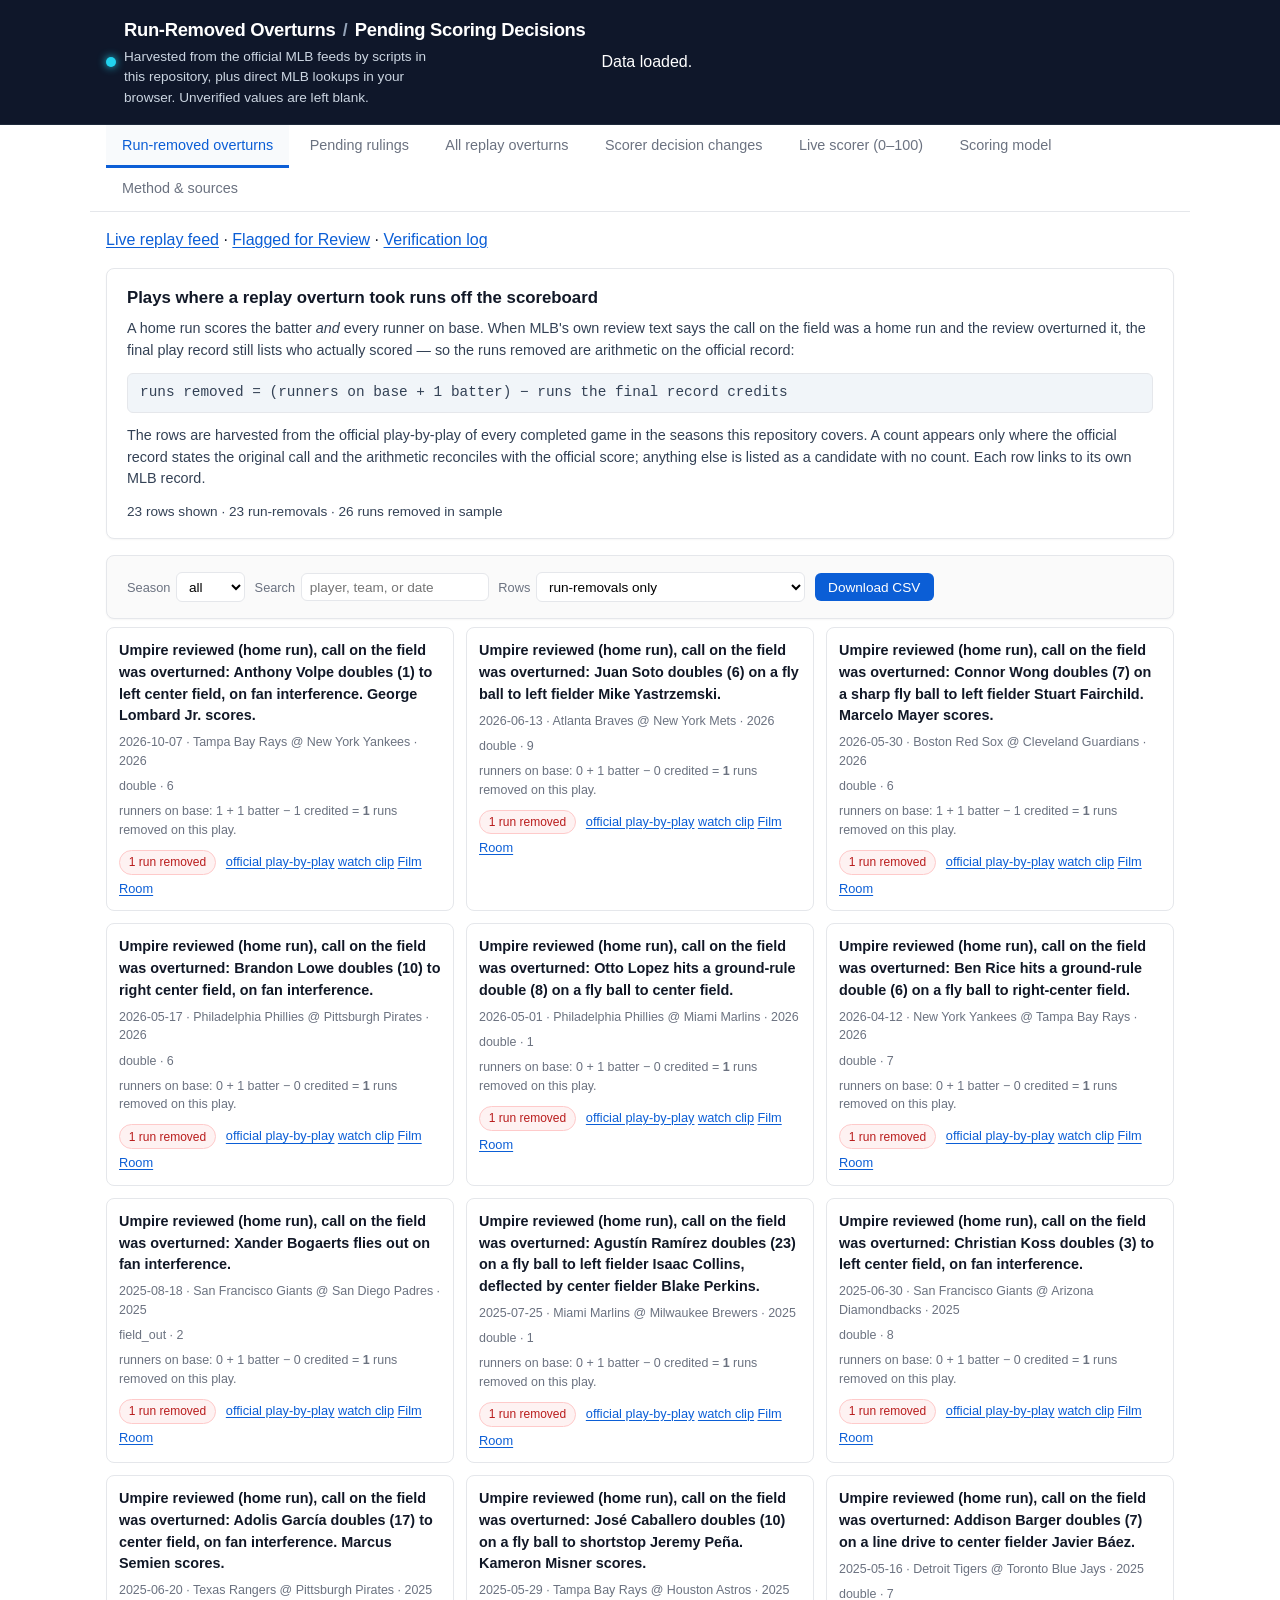
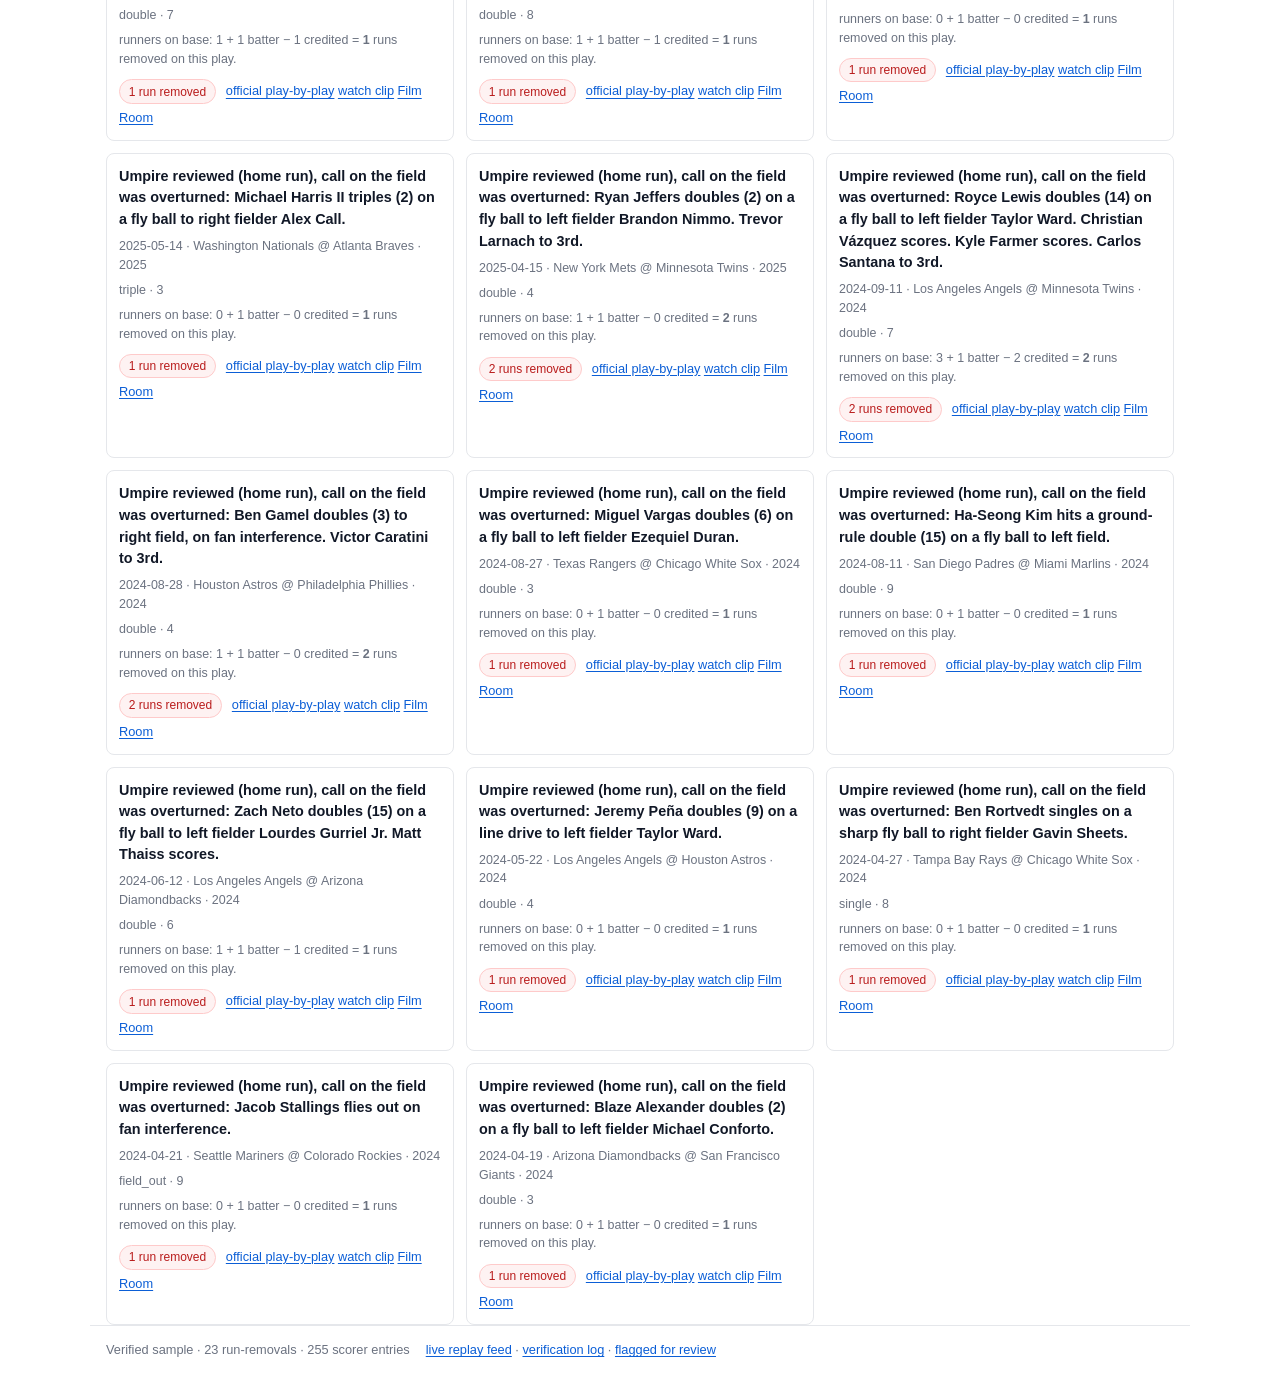
<file: index.html>
<!DOCTYPE html>
<html lang="en">
<head>
<meta charset="utf-8" />
<meta name="viewport" content="width=device-width, initial-scale=1" />
<title>MLB Run-Removed Overturns &amp; Pending Scoring Decisions — verified from official feeds</title>
<meta name="description" content="Replay overturns and live pending official-scorer rulings, with links to MLB records." />
<link rel="preconnect" href="https://statsapi.mlb.com" crossorigin />
<link rel="stylesheet" href="assets/css/style.css" />
</head>
<body>
<a class="skip" href="#main">Skip to content</a>

<header class="top">
  <div class="wrap top-inner">
    <div class="brand">
      <span class="dot" aria-hidden="true"></span>
      <div>
        <h1>Run-Removed Overturns <span class="slash">/</span> Pending Scoring Decisions</h1>
        <p class="tag">Harvested from the official MLB feeds by scripts in this repository, plus direct MLB lookups in your browser. Unverified values are left blank.</p>
      </div>
    </div>
    <div class="status" id="status" role="status" aria-live="polite">loading data…</div>
  </div>
</header>

<nav class="tabs wrap" role="tablist" aria-label="Sections">
  <button class="tab is-active" id="run-removed-tab" data-view="run-removed" role="tab" aria-controls="view-run-removed" aria-selected="true">Run-removed overturns</button>
  <button class="tab" id="pending-tab" data-view="pending" role="tab" aria-controls="view-pending" aria-selected="false" tabindex="-1">Pending rulings</button>
  <button class="tab" id="reviews-tab" data-view="reviews" role="tab" aria-controls="view-reviews" aria-selected="false" tabindex="-1">All replay overturns</button>
  <button class="tab" id="decisions-tab" data-view="decisions" role="tab" aria-controls="view-decisions" aria-selected="false" tabindex="-1">Scorer decision changes</button>
  <button class="tab" id="scorer-tab" data-view="scorer" role="tab" aria-controls="view-scorer" aria-selected="false" tabindex="-1">Live scorer (0–100)</button>
  <button class="tab" id="model-tab" data-view="model" role="tab" aria-controls="view-model" aria-selected="false" tabindex="-1">Scoring model</button>
  <button class="tab" id="method-tab" data-view="method" role="tab" aria-controls="view-method" aria-selected="false" tabindex="-1">Method &amp; sources</button>
</nav>

<main id="main" class="wrap">
  <p class="quicklinks">
    <a href="reviews.html">Live replay feed</a> ·
    <a href="flagged-for-review.html">Flagged for Review</a> ·
    <a href="https://github.com/snapquast73-boop/LIVESCERRPEND/blob/main/docs/VERIFICATION.md">Verification log</a>
  </p>
  <noscript>Filtering and live lookups require JavaScript.</noscript>

  <!-- ============================ RUN-REMOVED ============================ -->
  <section id="view-run-removed" class="view is-active" role="tabpanel" aria-labelledby="run-removed-tab">
    <div class="card intro">
      <h2>Plays where a replay overturn took runs off the scoreboard</h2>
      <p>
        A home run scores the batter <em>and</em> every runner on base. When MLB's own review
        text says the call on the field was a home run and the review overturned it, the final
        play record still lists who actually scored — so the runs removed are arithmetic on the
        official record:
      </p>
      <p class="formula">runs removed = (runners on base + 1 batter) − runs the final record credits</p>
      <p class="muted">
        The rows are harvested from the official play-by-play of every completed game in the
        seasons this repository covers. A count appears only where the official record states the
        original call and the arithmetic reconciles with the official score; anything else is listed
        as a candidate with no count. Each row links to its own MLB record.
      </p>
      <div class="summary" id="rr-summary"></div>
    </div>

    <div class="controls card">
      <label>Season
        <select id="rr-season"><option value="">all</option></select>
      </label>
      <label>Search
        <input type="search" id="rr-search" placeholder="player, team, or date" />
      </label>
      <label>Rows
        <select id="rr-rows">
          <option value="run_removals">run-removals only</option>
          <option value="all">run-removals + additions + candidates</option>
        </select>
      </label>
      <button class="btn" id="rr-csv">Download CSV</button>
      <span class="notice" id="rr-notice"></span>
    </div>

    <div id="rr-list" class="cards"></div>
  </section>

  <!-- ============================ PENDING ============================ -->
  <section id="view-pending" class="view" role="tabpanel" aria-labelledby="pending-tab">
    <div class="card intro">
      <h2>Pending official-scorer rulings</h2>
      <p>
        When the official scorer cannot decide at once whether a ball in play is a hit, an error
        or a fielder's choice, the feed carries the event code
        <code>os_ruling_pending_primary</code> (or <code>os_ruling_pending_prior</code> for a prior
        base-running event of the same play) with the registered description
        <em>“Official Scorer Ruling Pending.”</em> Detection below uses those exact registry values.
      </p>
      <p class="muted">
        The live panel checks MLB’s current Eastern Time schedule in your browser and reports
        unavailable feeds separately. It refreshes while this tab is visible. The archive underneath
        can only show a pending marker that MLB’s archive still carries, because the marker is
        replaced by the corrected call once the scorer rules — which is why the live view and the
        capture workflow exist.
      </p>
      <div class="controls">
        <button class="btn primary" id="pend-refresh">Refresh live</button>
        <span class="notice" id="pend-notice"></span>
      </div>
      <div id="pend-live" class="cards"></div>
    </div>

    <div class="card">
      <h2>What pending rulings actually resolved to</h2>
      <p class="muted" id="pend-model-summary">Loading the harvested history…</p>
      <div id="pend-dist" class="dist"></div>
      <p class="foot" id="pend-model-foot"></p>
    </div>

    <div class="card">
      <h2>Pending cases on file</h2>
      <p class="muted">
        Cases recorded by the harvest and by the live-capture workflow. A case captured while the
        ruling was still pending keeps when it was first and last seen.
      </p>
      <div class="controls">
        <label>Season <select id="pend-season"><option value="">all</option></select></label>
        <label>Search <input type="search" id="pend-search" placeholder="player, team, or date" /></label>
        <span class="notice" id="pend-list-notice"></span>
      </div>
      <div id="pend-list" class="cards"></div>
    </div>
  </section>

  <!-- ============================ REVIEWS ============================ -->
  <section id="view-reviews" class="view" role="tabpanel" aria-labelledby="reviews-tab">
    <div class="card intro">
      <h2>Every overturned replay review found in the scanned games</h2>
      <p class="muted">
        Read from <code>reviewDetails</code> on the official play-by-play
        (<code>isOverturned: true</code>, <code>inProgress: false</code>). Reviews are stored at two
        levels in that feed — on the play and on the individual pitch/play event — and both are
        collected here. Opening this tab scans today automatically and the date picker below
        inspects any other schedule; the harvested archive loads by season. Each row links to
        official play-by-play and to the official clip search for its play id.
      </p>
      <form class="controls" id="rv-scan">
        <label>MLB schedule date <input id="rv-date" type="date" required></label>
        <button class="btn" type="submit">Scan this date</button>
        <span id="rv-scan-status" class="notice" role="status"></span>
      </form>
      <div class="controls">
        <label>Season <select id="rv-season"><option value="">all</option></select></label>
        <label>Type
          <select id="rv-type">
            <option value="">all</option>
          </select>
        </label>
        <label>Search <input type="search" id="rv-search" placeholder="player, team, or date" /></label>
        <span class="notice" id="rv-notice"></span>
      </div>
      <div class="summary" id="rv-summary"></div>
    </div>
    <div id="rv-list" class="cards"></div>
  </section>

  <!-- ============================ DECISION CHANGES ============================ -->
  <section id="view-decisions" class="view" role="tabpanel" aria-labelledby="decisions-tab">
    <div class="card intro">
      <h2>When the Official Scorer changed a call — error to hit, hit to fielder's choice</h2>
      <p class="muted">
        Replay reviews are decided on the field in seconds and say nothing about the scorer's own
        statistical call. This is the slower, separate record: MLB's official post-game
        <a href="https://www.mlb.com/official-information/scoring-changes" target="_blank" rel="noopener">scoring-change bulletin</a>,
        which states in words that a batter scored on an error was re-scored on a hit or a
        fielder's choice — and whether the batter's RBI moved with it.
      </p>
      <p class="muted">
        Every entry on MLB’s published bulletin is listed with the official sentence. A before/after
        ruling is filled in only when that sentence names both sides of the change; otherwise the row
        is counted as unclassified and left blank. These are tallies of published entries — not a base
        rate and not a probability.
      </p>
      <div class="controls">
        <label>Change
          <select id="dc-transition">
            <option value="">every classified reversal</option>
            <option value="error-&gt;hit">error → hit</option>
            <option value="error-&gt;fielders_choice">error → fielder's choice</option>
            <option value="hit-&gt;error">hit → error</option>
            <option value="hit-&gt;fielders_choice">hit → fielder's choice</option>
            <option value="fielders_choice-&gt;hit">fielder's choice → hit</option>
          </select>
        </label>
        <label>Search <input type="search" id="dc-search" placeholder="player, date, or text"></label>
        <label>Rows
          <select id="dc-rows">
            <option value="classified">classified reversals only</option>
            <option value="all">every bulletin entry</option>
          </select>
        </label>
        <label><input type="checkbox" id="dc-rbi" /> only entries where the RBI changed</label>
        <span class="notice" id="dc-notice"></span>
      </div>
      <div class="summary" id="dc-summary"></div>
    </div>
    <div id="dc-list" class="cards"></div>
  </section>

  <!-- ============================ LIVE SCORER ============================ -->
  <section id="view-scorer" class="view" role="tabpanel" aria-labelledby="scorer-tab">    <div class="card intro">
      <h2>How a batted ball is scored — the 0–100 view</h2>
      <p>
        Completed balls in play from MLB’s schedule appear here with the official ruling and RBI;
        today’s results refresh while this tab is open. The original 0–100 model, its training
        corpus and its snapshot were not part of the upload, so no probability, SCI or
        hypothetical RBI is published — the <a href="reviews.html">live replay feed</a> shows what
        the official record does say about a play under review.
      </p>
      <p class="foot" id="sc-caveat"></p>
      <div class="summary" id="sc-summary"></div>
    </div>

    <div class="controls card">
      <form class="controls" id="sc-scan">
        <label>MLB schedule date <input id="sc-date" type="date" required></label>
        <button class="btn" type="submit">Scan this date</button>
        <span id="sc-scan-status" role="status"></span>
      </form>
      <label>Ruling <select id="sc-state"><option value="">all official rulings</option></select></label>
      <label>Search <input type="search" id="sc-search" placeholder="batter, pitcher, team, or date" /></label>
      <button class="btn" id="sc-csv">Download CSV</button>
      <span class="notice" id="sc-notice"></span>
    </div>

    <div id="sc-list" class="cards"></div>
  </section>

  <!-- ============================ MODEL ============================ -->
  <section id="view-model" class="view" role="tabpanel" aria-labelledby="model-tab">
    <div class="card">
      <h2>What the numbers can and cannot say</h2>
      <table class="kv" id="model-card"></table>
      <p class="foot">
        The model card below records what this repository can state about the model and about the
        rule it would have to satisfy — nothing more.
      </p>
    </div>
    <div class="card">
      <h2>Correlation study</h2>
      <p class="muted">
        No correlation results are available in this checkout.
      </p>
      <div id="corr-table"></div>
    </div>
    <div class="card">
      <h2>Rule 9.04 RBI consequences</h2>
      <p class="muted">
        See <a href="https://www.mlb.com/glossary/standard-stats/runs-batted-in">MLB’s RBI glossary</a> and the official rules. No rule engine is included in this checkout.
      </p>
      <div id="rbi-note"></div>
    </div>
  </section>

  <!-- ============================ METHOD ============================ -->
  <section id="view-method" class="view" role="tabpanel" aria-labelledby="method-tab">
    <div class="card">
      <h2>How every number on this site is produced</h2>
      <ol class="method">
        <li><b>Harvest.</b> <code>scripts/harvest.py</code> reads the official schedule and every completed game’s play-by-play from <code>statsapi.mlb.com</code>; <code>scripts/harvest_scoring_changes.py</code> reads MLB’s scoring-change bulletin. GitHub Actions runs both and commits the JSON — no human edits the data.</li>
        <li><b>Detect.</b> A review counts only when the feed marks it <code>isOverturned: true</code> and <code>inProgress: false</code>. A pending ruling counts only on the two registered event codes. Review codes are decoded against MLB’s own review-reason registry.</li>
        <li><b>Compute.</b> Runs removed = (runners on base + 1 batter) − runs the corrected record credits, and only for a completed review whose own text says the on-field call was a home run. Base occupancy is tracked from the official runner movements and cross-checked against the score printed on every play and the official final score; a game that does not reconcile publishes no count.</li>
        <li><b>Classify.</b> A bulletin row gets a before/after call only when the official sentence names both sides; the sentence is quoted on the row.</li>
        <li><b>Verify.</b> Three games with published run-removal values are re-derived on every run and shown in the table below with their official play-by-play links.</li>
      </ol>
    </div>
    <div class="card">
      <h2>Verification anchors</h2>
      <div id="anchor-table" class="muted">Loading…</div>
    </div>
    <div class="card">
      <h2>Coverage, freshness and irregularities</h2>
      <div id="meta-table" class="muted">Loading…</div>
    </div>
    <div class="card">
      <h2>Sources</h2>
      <ul class="sources">
        <li><a href="https://statsapi.mlb.com/api/v1/schedule?sportId=1">MLB Stats API — schedule</a> (official game list)</li>
        <li><a href="https://statsapi.mlb.com/api/v1/game/778307/playByPlay">MLB Stats API — play-by-play</a> (example game record)</li>
        <li><a href="https://statsapi.mlb.com/api/v1/eventTypes">MLB Stats API — event types</a> (the pending-ruling codes)</li>
        <li><a href="https://statsapi.mlb.com/api/v1/reviewReasons">MLB Stats API — review reasons</a> (review code → description)</li>
        <li><a href="https://baseballsavant.mlb.com/sporty-videos?playId=4ff0b9e8-374a-34e0-9adc-f5c198e858b3">Baseball Savant — clip for a playId</a> (example clip)</li>
        <li><a href="https://www.mlb.com/official-information/scoring-changes">MLB — official scoring changes</a> (statistical revisions, a different mechanism from replay)</li>
        <li><a href="https://mktg.mlbstatic.com/mlb/official-information/2026-official-baseball-rules.pdf">Official Baseball Rules — Rule 9, the Official Scorer</a> (Rule 9.01(a), 9.04)</li>
        <li><a href="https://github.com/snapquast73-boop/LIVESCERRPEND">This repository</a> — scripts/harvest.py, README, docs/VERIFICATION.md, docs/FLAGGED.md</li>
      </ul>
      <p class="foot">
        Data © MLB Advanced Media, L.P. This project is not affiliated with or endorsed by MLB.
        Clip links point to MLB's own public pages; nothing is re-hosted here.
      </p>
    </div>
  </section>
</main>

<footer class="wrap foot-bar">
  <span id="footer-meta">—</span>
  <span><a href="reviews.html">live replay feed</a> · <a href="https://github.com/snapquast73-boop/LIVESCERRPEND/blob/main/docs/VERIFICATION.md">verification log</a> · <a href="flagged-for-review.html">flagged for review</a></span>
</footer>

<script src="assets/js/api.js"></script>
<script src="assets/js/render.js"></script>
<script src="assets/js/run-removed.js"></script>
<script src="assets/js/pending.js"></script>
<script src="assets/js/date-panel.js"></script>
<script src="assets/js/reviews.js"></script>
<script src="assets/js/decision-changes.js"></script>
<script src="assets/js/scorer.js"></script>
<script src="assets/js/model.js"></script>
<script src="assets/js/app.js"></script>
</body>
</html>
</file>
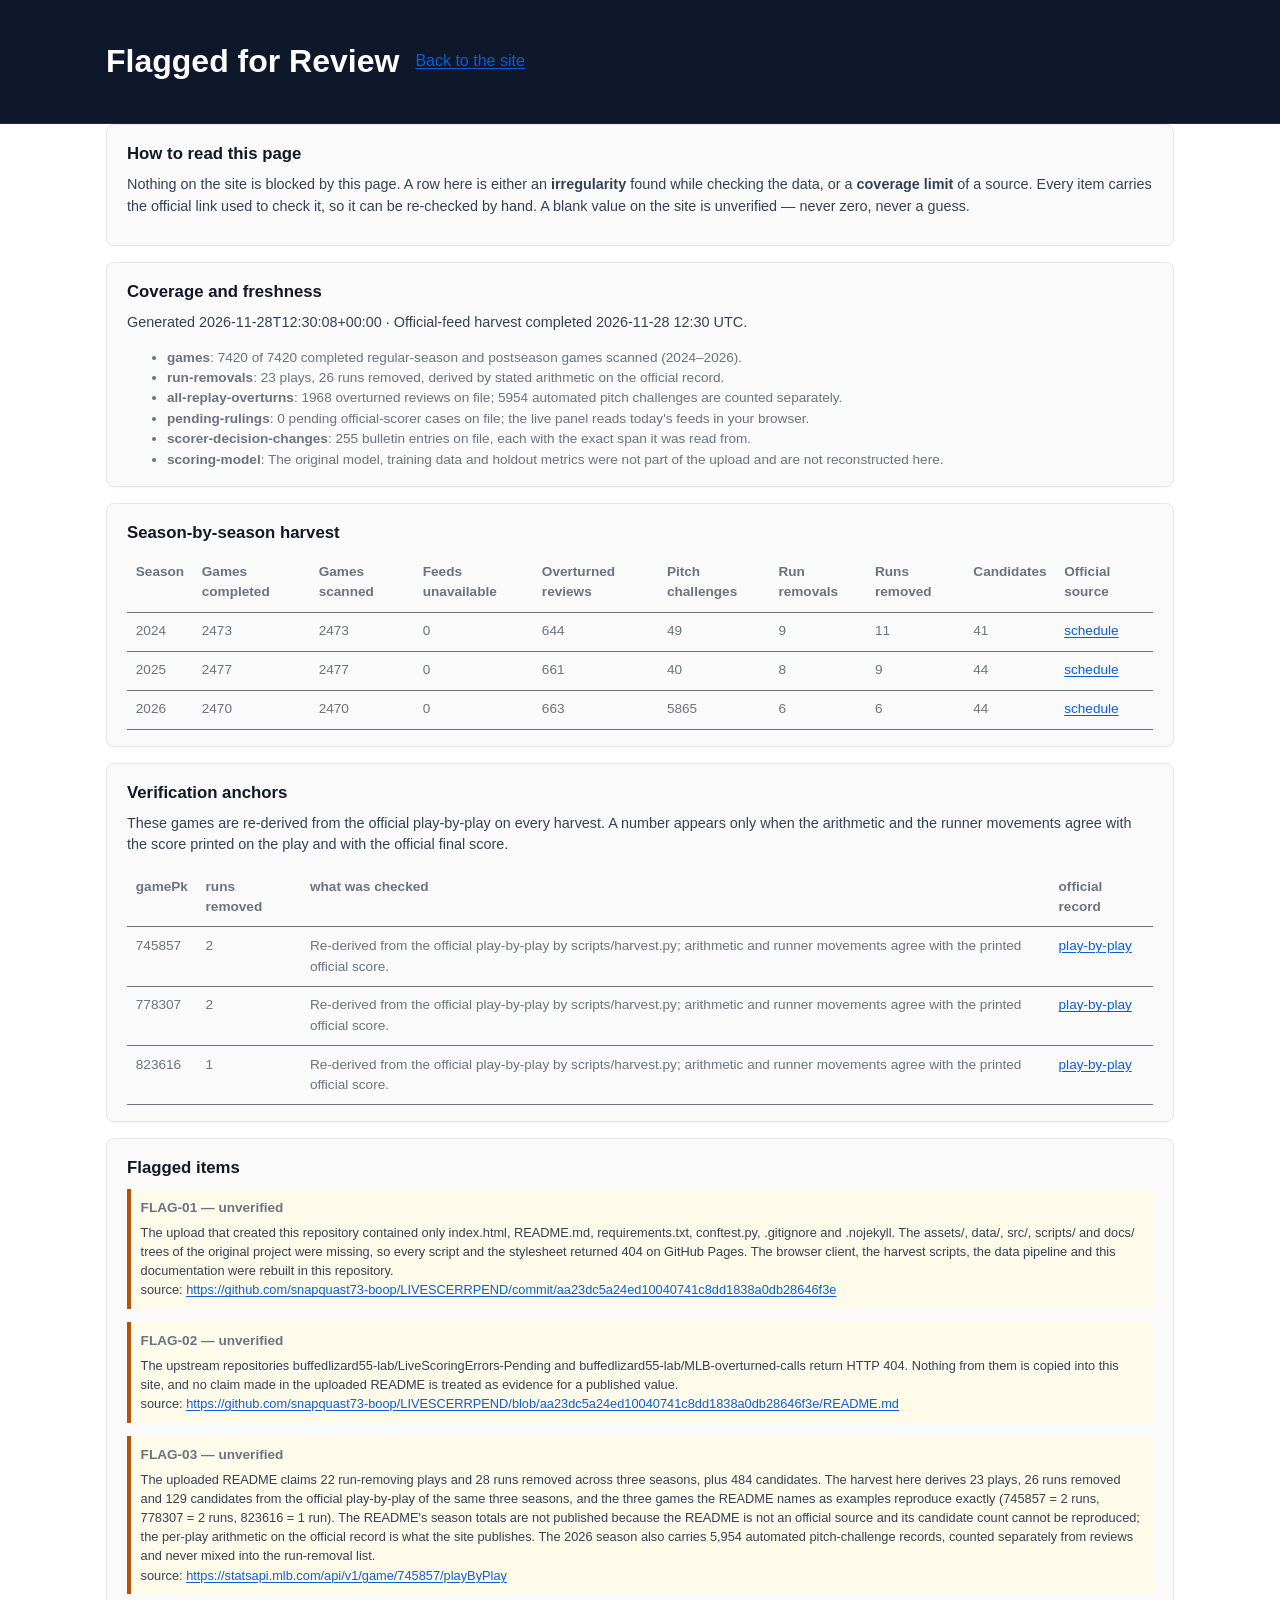
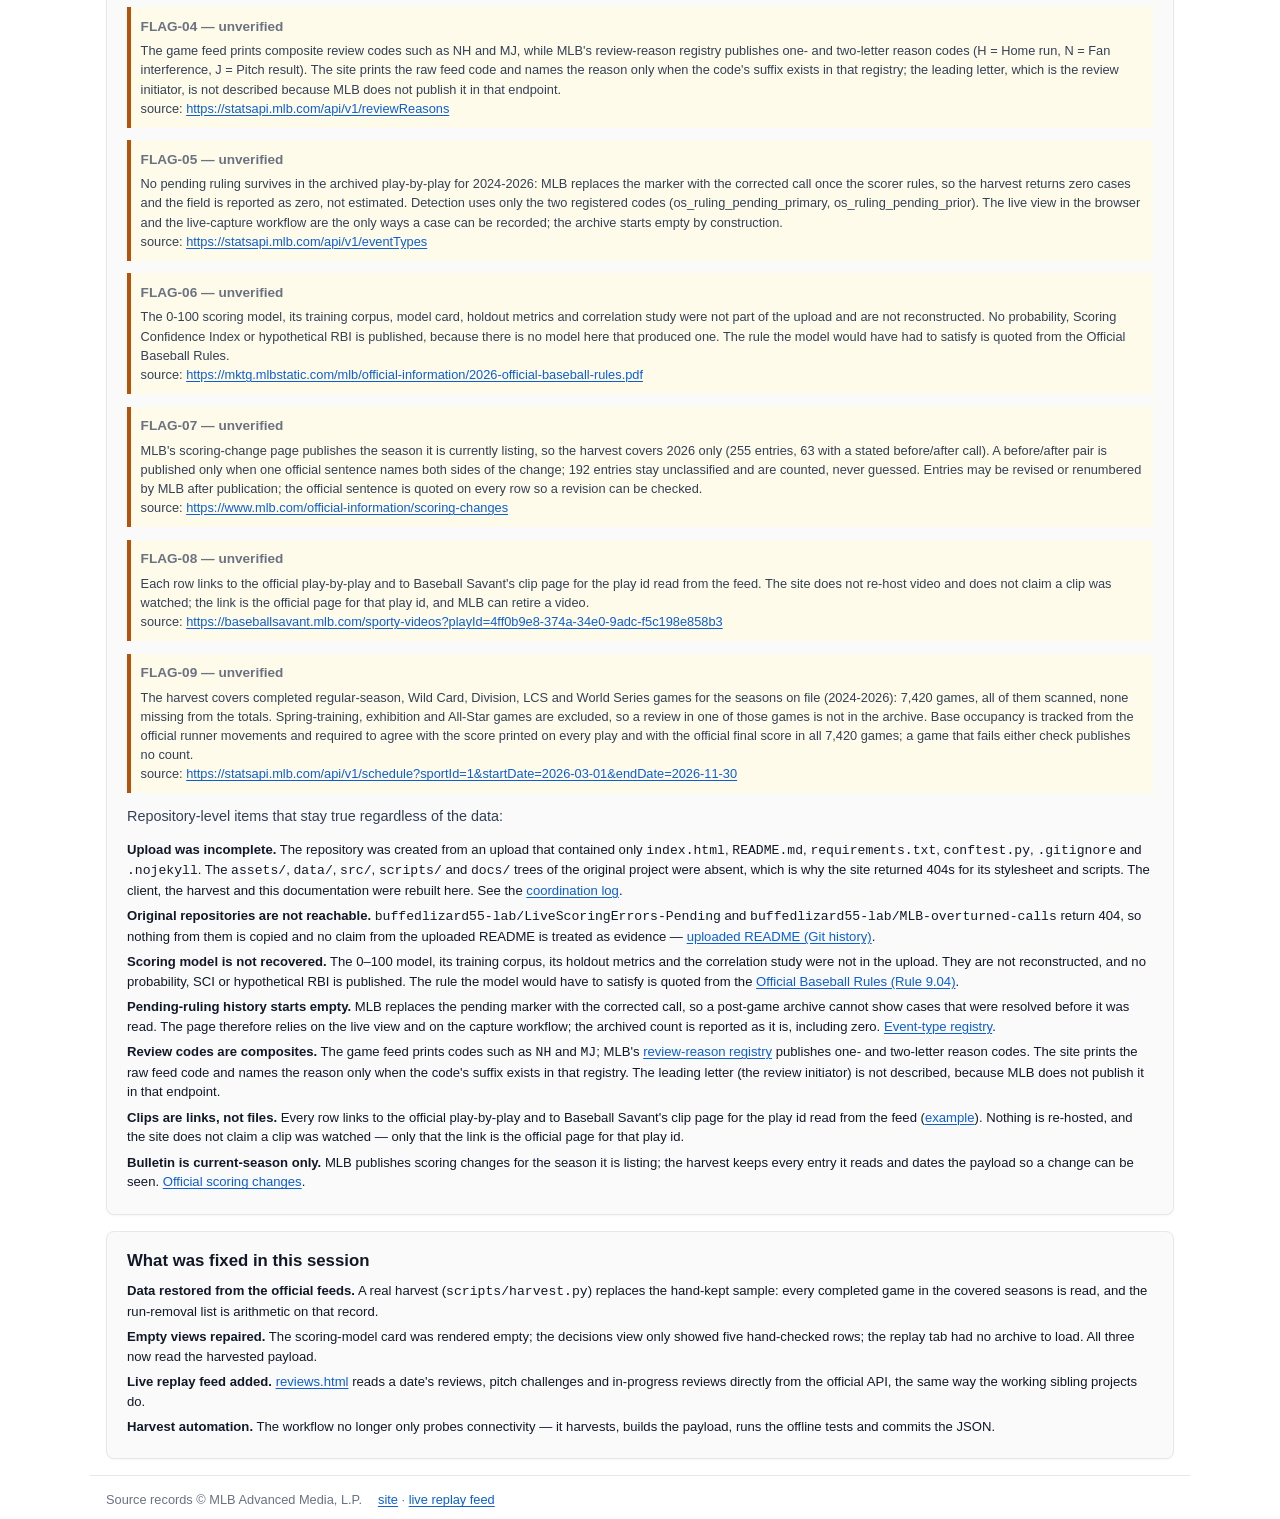
<file: flagged-for-review.html>
<!doctype html>
<html lang="en">
<head>
  <meta charset="utf-8">
  <meta name="viewport" content="width=device-width, initial-scale=1">
  <title>Flagged for Review — Run-Removed Overturns</title>
  <meta name="description" content="Every irregularity, unverified value and coverage limit of the harvested MLB scoring-review site, each with a link to the official source used to check it." />
  <link rel="stylesheet" href="assets/css/style.css">
</head>
<body>
  <a class="skip" href="#main">Skip to content</a>
  <header class="top"><div class="wrap top-inner">
    <h1>Flagged for Review</h1>
    <a href="./">Back to the site</a>
  </div></header>

  <main id="main" class="wrap">
    <section class="card">
      <h2>How to read this page</h2>
      <p>
        Nothing on the site is blocked by this page. A row here is either an
        <strong>irregularity</strong> found while checking the data, or a
        <strong>coverage limit</strong> of a source. Every item carries the official link used to
        check it, so it can be re-checked by hand. A blank value on the site is unverified — never
        zero, never a guess.
      </p>
      <p id="flag-status" class="muted"></p>
    </section>

    <section class="card">
      <h2>Coverage and freshness</h2>
      <div id="flag-coverage" class="muted">Loading the harvest record…</div>
    </section>

    <section class="card table-wrap">
      <h2>Season-by-season harvest</h2>
      <div id="flag-scale" class="muted">Loading the harvest record…</div>
    </section>

    <section class="card table-wrap">
      <h2>Verification anchors</h2>
      <p class="muted">
        These games are re-derived from the official play-by-play on every harvest. A number appears
        only when the arithmetic and the runner movements agree with the score printed on the play
        and with the official final score.
      </p>
      <div id="flag-anchors" class="muted">Loading the verification record…</div>
    </section>

    <section class="card">
      <h2>Flagged items</h2>
      <div id="flag-irregular" class="muted">Loading flagged items…</div>
      <p class="muted">
        Repository-level items that stay true regardless of the data:
      </p>
      <ul class="sources">
        <li>
          <b>Upload was incomplete.</b> The repository was created from an upload that contained only
          <code>index.html</code>, <code>README.md</code>, <code>requirements.txt</code>,
          <code>conftest.py</code>, <code>.gitignore</code> and <code>.nojekyll</code>. The
          <code>assets/</code>, <code>data/</code>, <code>src/</code>, <code>scripts/</code> and
          <code>docs/</code> trees of the original project were absent, which is why the site returned
          404s for its stylesheet and scripts. The client, the harvest and this documentation were
          rebuilt here. See the <a href="https://github.com/snapquast73-boop/LIVESCERRPEND/blob/main/COORDINATION.md">coordination log</a>.
        </li>
        <li>
          <b>Original repositories are not reachable.</b>
          <code>buffedlizard55-lab/LiveScoringErrors-Pending</code> and
          <code>buffedlizard55-lab/MLB-overturned-calls</code> return 404, so nothing from them is
          copied and no claim from the uploaded README is treated as evidence —
          <a href="https://github.com/snapquast73-boop/LIVESCERRPEND/blob/aa23dc5a24ed10040741c8dd1838a0db28646f3e/README.md">uploaded README (Git history)</a>.
        </li>
        <li>
          <b>Scoring model is not recovered.</b> The 0–100 model, its training corpus, its holdout
          metrics and the correlation study were not in the upload. They are not reconstructed, and
          no probability, SCI or hypothetical RBI is published. The rule the model would have to
          satisfy is quoted from the
          <a href="https://mktg.mlbstatic.com/mlb/official-information/2026-official-baseball-rules.pdf">Official Baseball Rules (Rule 9.04)</a>.
        </li>
        <li>
          <b>Pending-ruling history starts empty.</b> MLB replaces the pending marker with the
          corrected call, so a post-game archive cannot show cases that were resolved before it was
          read. The page therefore relies on the live view and on the capture workflow; the archived
          count is reported as it is, including zero.
          <a href="https://statsapi.mlb.com/api/v1/eventTypes">Event-type registry</a>.
        </li>
        <li>
          <b>Review codes are composites.</b> The game feed prints codes such as <code>NH</code> and
          <code>MJ</code>; MLB's <a href="https://statsapi.mlb.com/api/v1/reviewReasons">review-reason
          registry</a> publishes one- and two-letter reason codes. The site prints the raw feed code and
          names the reason only when the code's suffix exists in that registry. The leading letter
          (the review initiator) is not described, because MLB does not publish it in that endpoint.
        </li>
        <li>
          <b>Clips are links, not files.</b> Every row links to the official play-by-play and to
          Baseball Savant's clip page for the play id read from the feed
          (<a href="https://baseballsavant.mlb.com/sporty-videos?playId=4ff0b9e8-374a-34e0-9adc-f5c198e858b3">example</a>).
          Nothing is re-hosted, and the site does not claim a clip was watched — only that the link is
          the official page for that play id.
        </li>
        <li>
          <b>Bulletin is current-season only.</b> MLB publishes scoring changes for the season it is
          listing; the harvest keeps every entry it reads and dates the payload so a change can be
          seen. <a href="https://www.mlb.com/official-information/scoring-changes">Official scoring changes</a>.
        </li>
      </ul>
    </section>

    <section class="card">
      <h2>What was fixed in this session</h2>
      <ul class="sources">
        <li><b>Data restored from the official feeds.</b> A real harvest (<code>scripts/harvest.py</code>) replaces the hand-kept sample: every completed game in the covered seasons is read, and the run-removal list is arithmetic on that record.</li>
        <li><b>Empty views repaired.</b> The scoring-model card was rendered empty; the decisions view only showed five hand-checked rows; the replay tab had no archive to load. All three now read the harvested payload.</li>
        <li><b>Live replay feed added.</b> <a href="reviews.html">reviews.html</a> reads a date's reviews, pitch challenges and in-progress reviews directly from the official API, the same way the working sibling projects do.</li>
        <li><b>Harvest automation.</b> The workflow no longer only probes connectivity — it harvests, builds the payload, runs the offline tests and commits the JSON.</li>
      </ul>
    </section>
  </main>

  <footer class="wrap foot-bar">
    <span>Source records © MLB Advanced Media, L.P.</span>
    <span><a href="./">site</a> · <a href="reviews.html">live replay feed</a></span>
  </footer>

  <script src="assets/js/flagged.js"></script>
</body>
</html>
</file>
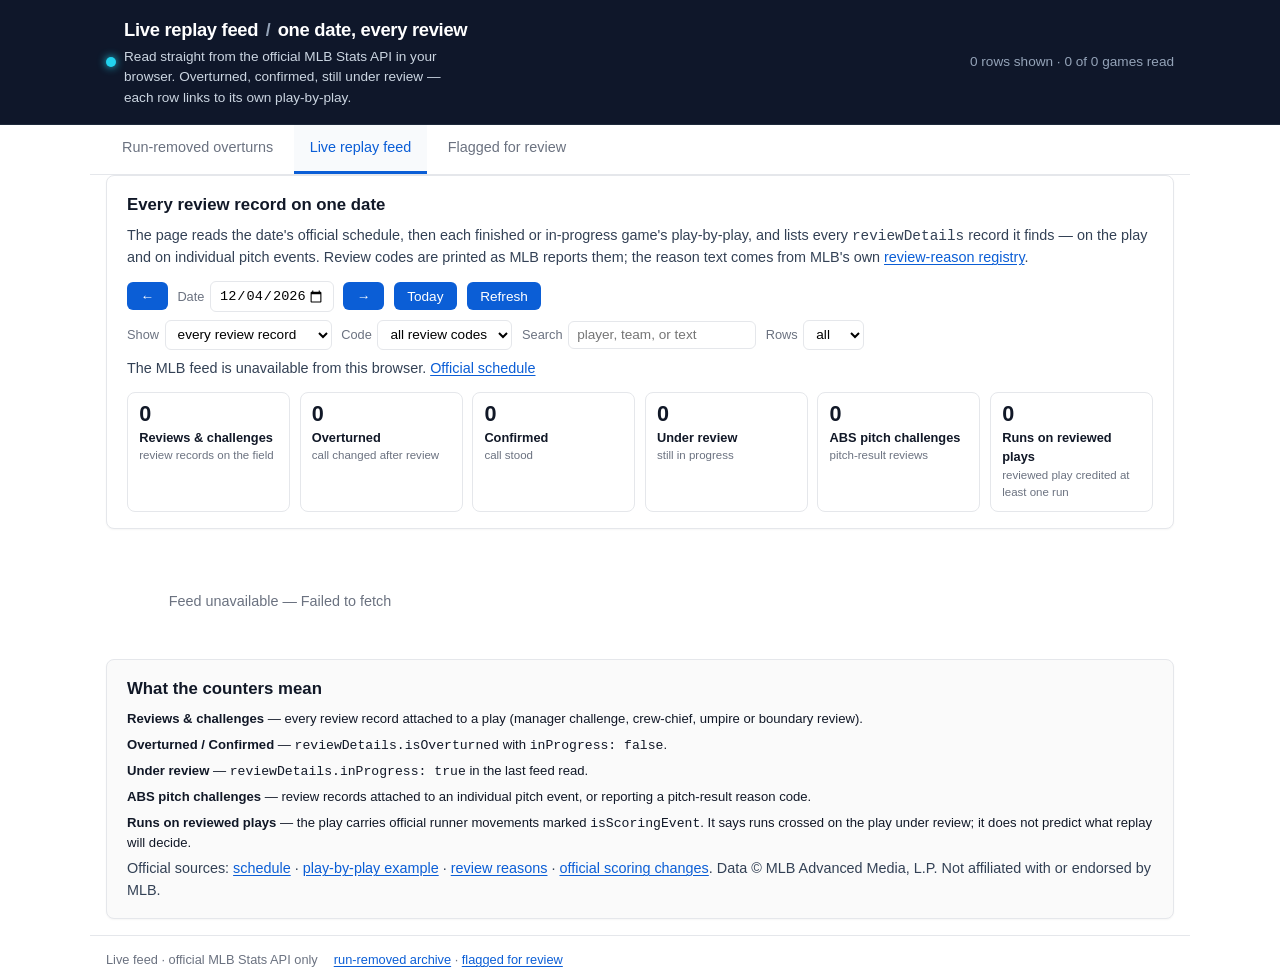
<file: reviews.html>
<!DOCTYPE html>
<html lang="en">
<head>
<meta charset="utf-8" />
<meta name="viewport" content="width=device-width, initial-scale=1" />
<title>Live replay feed — every review on the official MLB schedule</title>
<meta name="description" content="Live replay-review feed for one MLB date: overturned and confirmed reviews, ABS pitch challenges, reviews still in progress, and the runs credited to a reviewed play — read from the official MLB Stats API in your browser." />
<link rel="preconnect" href="https://statsapi.mlb.com" crossorigin />
<link rel="stylesheet" href="assets/css/style.css" />
</head>
<body>
<a class="skip" href="#main">Skip to content</a>

<header class="top">
  <div class="wrap top-inner">
    <div class="brand">
      <span class="dot" aria-hidden="true"></span>
      <div>
        <h1>Live replay feed <span class="slash">/</span> one date, every review</h1>
        <p class="tag">Read straight from the official MLB Stats API in your browser. Overturned, confirmed, still under review — each row links to its own play-by-play.</p>
      </div>
    </div>
    <div class="status" id="rf-summary" role="status" aria-live="polite">loading…</div>
  </div>
</header>

<nav class="tabs wrap" aria-label="Site sections">
  <a class="tab" href="index.html">Run-removed overturns</a>
  <a class="tab is-active" href="reviews.html" aria-current="page">Live replay feed</a>
  <a class="tab" href="flagged-for-review.html">Flagged for review</a>
</nav>

<main id="main" class="wrap">
  <section class="card intro">
    <h2>Every review record on one date</h2>
    <p class="muted">
      The page reads the date's official schedule, then each finished or in-progress game's
      play-by-play, and lists every <code>reviewDetails</code> record it finds — on the play and on
      individual pitch events. Review codes are printed as MLB reports them; the reason text comes
      from MLB's own <a href="https://statsapi.mlb.com/api/v1/reviewReasons" target="_blank" rel="noopener">review-reason registry</a>.
    </p>
    <div class="controls">
      <button class="btn" id="rf-prev" type="button" aria-label="Previous day">←</button>
      <label>Date <input type="date" id="rf-date" /></label>
      <button class="btn" id="rf-next" type="button" aria-label="Next day">→</button>
      <button class="btn" id="rf-today" type="button">Today</button>
      <button class="btn primary" id="rf-refresh" type="button">Refresh</button>
      <span class="notice" id="rf-countdown"></span>
    </div>
    <div class="controls">
      <label>Show
        <select id="rf-show">
          <option value="">every review record</option>
          <option value="overturned">overturned only</option>
          <option value="live">still under review</option>
          <option value="pitch">ABS pitch challenges</option>
        </select>
      </label>
      <label>Code <select id="rf-type"><option value="">all review codes</option></select></label>
      <label>Search <input type="search" id="rf-search" placeholder="player, team, or text" /></label>
      <label>Rows <select id="feed-max"><option value="">all</option><option value="50">50</option><option value="200">200</option></select></label>
    </div>
    <p class="notice" id="rf-status"></p>
    <div class="statgrid" id="rf-stats"></div>
  </section>

  <div id="rf-list" class="cards"></div>

  <section class="card">
    <h2>What the counters mean</h2>
    <ul class="sources">
      <li><b>Reviews &amp; challenges</b> — every review record attached to a play (manager challenge, crew-chief, umpire or boundary review).</li>
      <li><b>Overturned / Confirmed</b> — <code>reviewDetails.isOverturned</code> with <code>inProgress: false</code>.</li>
      <li><b>Under review</b> — <code>reviewDetails.inProgress: true</code> in the last feed read.</li>
      <li><b>ABS pitch challenges</b> — review records attached to an individual pitch event, or reporting a pitch-result reason code.</li>
      <li><b>Runs on reviewed plays</b> — the play carries official runner movements marked <code>isScoringEvent</code>. It says runs crossed on the play under review; it does not predict what replay will decide.</li>
    </ul>
    <p class="foot">
      Official sources: <a href="https://statsapi.mlb.com/api/v1/schedule?sportId=1" target="_blank" rel="noopener">schedule</a> ·
      <a href="https://statsapi.mlb.com/api/v1/game/823616/playByPlay" target="_blank" rel="noopener">play-by-play example</a> ·
      <a href="https://statsapi.mlb.com/api/v1/reviewReasons" target="_blank" rel="noopener">review reasons</a> ·
      <a href="https://www.mlb.com/official-information/scoring-changes" target="_blank" rel="noopener">official scoring changes</a>.
      Data © MLB Advanced Media, L.P. Not affiliated with or endorsed by MLB.
    </p>
  </section>
</main>

<footer class="wrap foot-bar">
  <span>Live feed · official MLB Stats API only</span>
  <span><a href="index.html">run-removed archive</a> · <a href="flagged-for-review.html">flagged for review</a></span>
</footer>

<script src="assets/js/render.js"></script>
<script src="assets/js/api.js"></script>
<script src="assets/js/reviews-feed.js"></script>
</body>
</html>
</file>
<file: assets/css/style.css>
/* LiveScoringErrors-Pending — GitHub Pages site */
/* Clean, clean, user-friendly, mobile-responsive. No build step, no framework. */

:root {
  --ink: #111827;
  --muted: #6b7280;
  --line: #e5e7eb;
  --bg: #ffffff;
  --card: #fafafa;
  --accent: #0b5ed6;
  --accent-hover: #084aa6;
  --ok: #15803d;
  --warn: #b45309;
  --bad: #b91c1c;
  --shadow: 0 1px 2px rgb(0 0 0 / 0.04);
  --radius: 8px;
}

* { box-sizing: border-box; }
html { scroll-behavior: smooth; }

body {
  margin: 0;
  font-family: -apple-system, BlinkMacSystemFont, "Segoe UI", Roboto, Helvetica, Arial, sans-serif;
  color: var(--ink);
  background: var(--bg);
  line-height: 1.5;
}

a { color: var(--accent); text-decoration: underline; text-underline-offset: 2px; }
a:focus-visible, button:focus-visible { outline: 3px solid var(--accent); outline-offset: 2px; }

.skip {
  position: absolute; left: -9999px; top: auto; width: 1px; height: 1px;
  overflow: hidden; z-index: 9999;
}
.skip:focus { position: static; width: auto; height: auto; padding: 0.5rem 1rem; }

/* ---------- header ---------- */
.top {
  background: #0f172a;
  color: #fff;
  padding: 1rem 0;
  border-bottom: 1px solid #1e293b;
}
.top-inner { max-width: 1100px; margin: 0 auto; padding: 0 1rem; display: flex; gap: 1rem; align-items: center; flex-wrap: wrap; }
.brand { display: flex; align-items: center; gap: 0.5rem; }
.dot { width: 10px; height: 10px; border-radius: 50%; background: #22d3ee; box-shadow: 0 0 8px #22d3ee; }
.brand h1 { margin: 0; font-size: 1.15rem; letter-spacing: -0.3px; }
.brand .slash { color: #94a3b8; margin: 0 0.15em; font-size: 1.1rem; }
.tag { margin: 0.2rem 0 0 0; font-size: 0.85rem; color: #cbd5e1; max-width: 42ch; }
.status { margin-left: auto; font-size: 0.85rem; color: #94a3b8; min-width: 140px; text-align: right; }

/* ---------- nav ---------- */
.tabs { border-bottom: 1px solid var(--line); overflow-x: auto; }
.tabs.wrap { max-width: 1100px; margin: 0 auto; padding: 0 1rem; }
.tab {
  background: transparent; border: none; border-bottom: 3px solid transparent;
  color: var(--muted); padding: 0.75rem 1rem; cursor: pointer;
  font-size: 0.9rem; font-weight: 500; white-space: nowrap;
}
.tab:hover { color: var(--ink); }
.tab.is-active { color: var(--accent); border-bottom-color: var(--accent); background: #f8fafc; }

/* ---------- layout ---------- */
.wrap { max-width: 1100px; margin: 0 auto; padding: 0 1rem; }
main { padding: 1.5rem 0 3rem; }
.view { display: none; }
.view.is-active { display: block; }

.card {
  background: var(--card); border: 1px solid var(--line); border-radius: var(--radius);
  padding: 1rem 1.25rem; margin-bottom: 1rem; box-shadow: var(--shadow);
}
.card.intro { background: #fff; }
.card h2 { margin: 0 0 0.5rem 0; font-size: 1.05rem; }
.card p { margin: 0 0 0.75rem 0; font-size: 0.9rem; color: #334155; }
.card p:last-child, .card ul:last-child { margin-bottom: 0; }
.formula { font-family: ui-monospace, SFMono-Regular, Menlo, monospace; background: #f1f5f9; border: 1px solid var(--line); border-radius: 6px; padding: 0.5rem 0.75rem; margin-top: 0.4rem; font-size: 0.85rem; }
.muted { color: var(--muted); font-size: 0.85rem; }
.foot { font-size: 0.8rem; color: var(--muted); margin-top: 0.5rem; }

/* controls */
.controls { display: flex; flex-wrap: wrap; gap: 0.6rem; align-items: center; margin-bottom: 0.5rem; }
.controls label { font-size: 0.8rem; color: var(--muted); display: flex; align-items: center; gap: 0.35rem; }
.controls select, .controls input {
  font-size: 0.85rem; padding: 0.35rem 0.5rem; border: 1px solid var(--line);
  border-radius: 6px; background: #fff;
}
button.btn {
  background: var(--accent); color: #fff; border: none; border-radius: 6px;
  padding: 0.4rem 0.85rem; font-size: 0.85rem; cursor: pointer; font-weight: 500;
}
button.btn.primary { background: var(--accent); }
button.btn:hover { background: var(--accent-hover); }
button.btn:disabled { opacity: 0.55; cursor: not-allowed; }
.notice { font-size: 0.8rem; color: var(--muted); margin-left: 0.4rem; }

/* lists */
.cards { display: grid; grid-template-columns: repeat(auto-fill, minmax(260px, 1fr)); gap: 0.75rem; }
.row-card {
  border: 1px solid var(--line); border-radius: var(--radius); padding: 0.75rem;
  background: #fff; display: flex; flex-direction: column; gap: 0.4rem;
}
.row-card .title { font-weight: 600; font-size: 0.9rem; }
.row-card .meta { font-size: 0.78rem; color: var(--muted); }
.row-card .foot { font-size: 0.75rem; color: var(--muted); }
.row-card a { font-size: 0.8rem; }

/* summary chips */
.summary { margin-top: 0.5rem; font-size: 0.85rem; color: #334155; }
.chip { display: inline-block; border: 1px solid var(--line); border-radius: 999px; padding: 0.15rem 0.55rem; font-size: 0.75rem; margin-right: 0.4rem; margin-bottom: 0.25rem; background: #fff; }
.chip.ok { color: var(--ok); border-color: #bbf7d0; background: #f0fdf4; }
.chip.bad { color: var(--bad); border-color: #fecaca; background: #fef2f2; }

.dist { display: flex; gap: 0.5rem; flex-wrap: wrap; }
.dist .bar {
  flex: 1; min-width: 120px; background: var(--line); border-radius: 6px; height: 24px; position: relative; overflow: hidden;
}
.dist .fill { height: 100%; background: var(--accent); border-radius: 6px; width: 0%; transition: width 0.6s ease; }
.dist .label { position: absolute; left: 6px; top: 50%; transform: translateY(-50%); font-size: 0.75rem; color: #fff; text-shadow: 0 0 3px rgba(0,0,0,0.45); white-space: nowrap; overflow: hidden; }
.dist-note { font-size: 0.78rem; color: var(--muted); margin-top: 0.4rem; }

table.kv { width: 100%; border-collapse: collapse; font-size: 0.85rem; margin-top: 0.4rem; }
table.kv td { border-bottom: 1px solid var(--line); padding: 0.45rem 0; vertical-align: top; }
table.kv td:first-child { color: var(--muted); width: 34%; white-space: nowrap; }

ul.sources { list-style: none; padding: 0; margin: 0.4rem 0 0; }
ul.sources li { font-size: 0.82rem; margin-bottom: 0.35rem; }
ul.sources li a { font-size: 0.82rem; }

.method ol { padding-left: 1.2rem; margin: 0.4rem 0 0; }
.method li { margin-bottom: 0.5rem; font-size: 0.85rem; color: #334155; }

.foot-bar { border-top: 1px solid var(--line); padding: 0.9rem 1rem; font-size: 0.8rem; color: var(--muted); display: flex; gap: 1rem; flex-wrap: wrap; align-items: center; }
#footer-meta { font-variant-numeric: tabular-nums; }

/* empty / loading */
.empty { text-align: center; color: var(--muted); padding: 2rem; font-size: 0.9rem; }
.loading { color: var(--muted); font-size: 0.85rem; }

/* flagged page */
.flag { border-left: 4px solid var(--bad); padding: 0.6rem; margin-bottom: 0.8rem; background: #fef2f2; }
.flag.unverified { border-left-color: var(--warn); background: #fffbeb; }
.flag h4 { margin: 0 0 0.25rem 0; font-size: 0.85rem; }
.flag p { margin: 0; font-size: 0.8rem; color: #334155; }

/* responsive */
@media (max-width: 640px) {
  .top-inner { flex-direction: column; align-items: stretch; gap: 0.7rem; }
  .brand { justify-content: center; }
  .status { margin-left: 0; text-align: center; order: 3; width: 100%; }
  .top { padding: 1.2rem 0; }
  .tab { padding: 0.6rem 0.5rem; font-size: 0.8rem; }
}
.table-wrap { overflow-x: auto; }
.table-wrap table { border-collapse: collapse; width: 100%; }
.table-wrap th, .table-wrap td { padding: .55rem; vertical-align: top; text-align: left; border-bottom: 1px solid currentColor; }

/* ---------- live replay feed counters (reviews.html) ---------- */
.statgrid { display: grid; grid-template-columns: repeat(auto-fit, minmax(140px, 1fr)); gap: 0.6rem; margin-top: 0.75rem; }
.stat { background: #fff; border: 1px solid var(--line); border-radius: var(--radius); padding: 0.6rem 0.7rem; }
.stat-value { font-size: 1.35rem; font-weight: 700; line-height: 1.1; }
.stat-label { font-size: 0.8rem; font-weight: 600; color: var(--ink); margin-top: 0.15rem; }
.stat-note { font-size: 0.72rem; color: var(--muted); }
nav.tabs a.tab { text-decoration: none; display: inline-block; }
</file>
